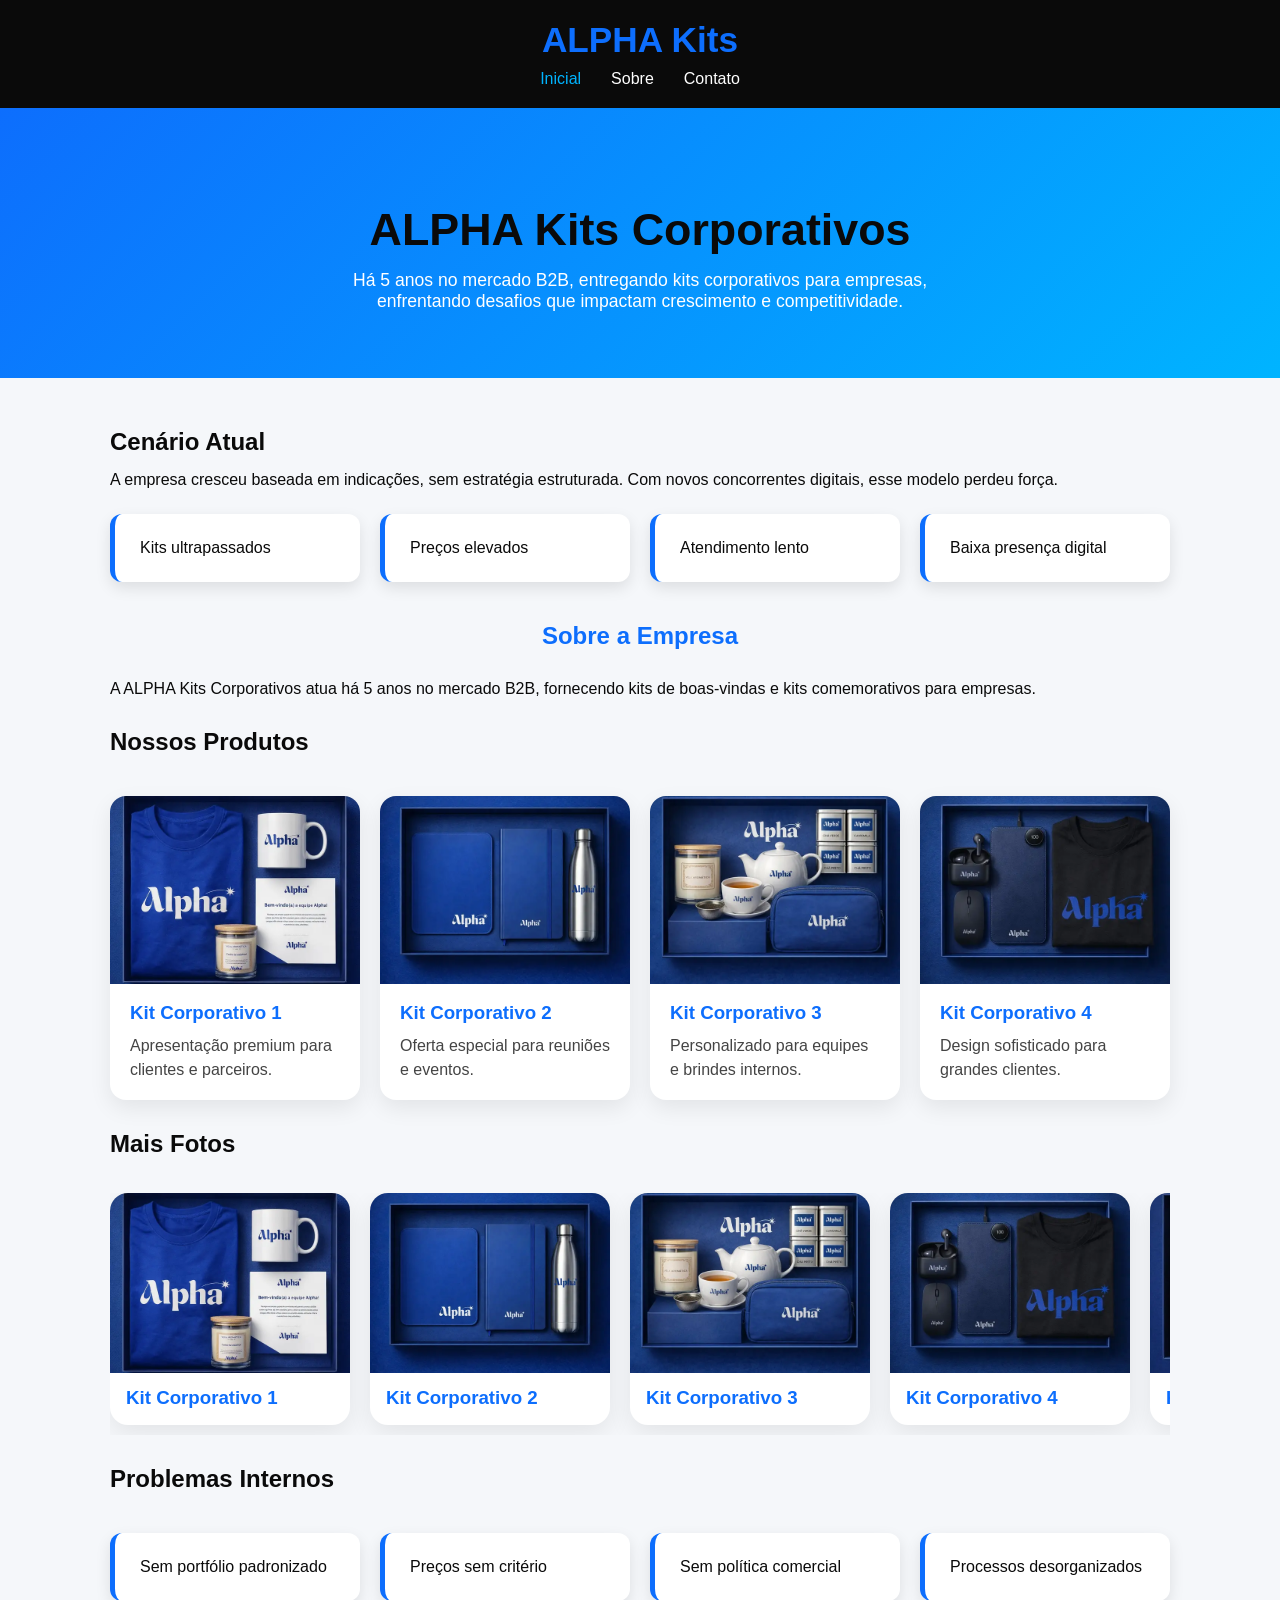
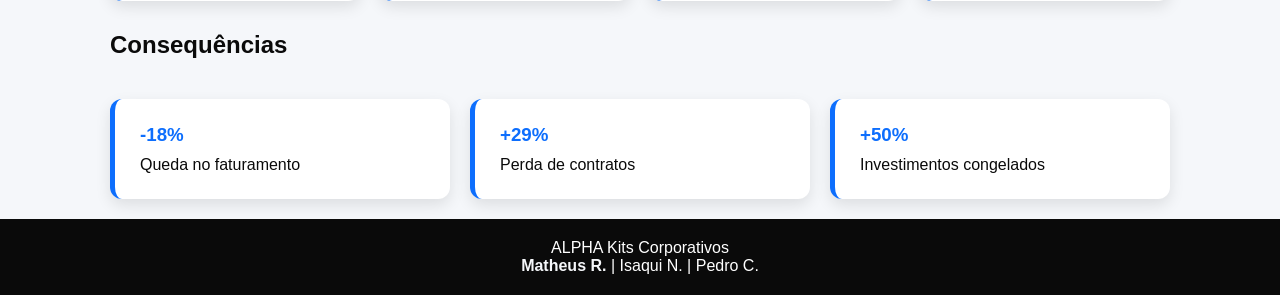
<file: index.html>
<!doctype html>
<html lang="pt-BR">
  <head>
    <meta charset="UTF-8" />
    <meta name="viewport" content="width=device-width, initial-scale=1.0" />
    <title>ALPHA Kits</title>
    <link rel="stylesheet" href="styles/styles.css" />
    <link rel="shortcut icon" href="favicon/favicon.png" type="image/x-icon" />
  </head>
  <body>
    <!-- HEADER -->
    <header>
      <h1>ALPHA Kits</h1>
      <nav>
        <a href="index.html" class="active">Inicial</a>
        <a href="sobre.html">Sobre</a>
        <a href="contato.html">Contato</a>
      </nav>
    </header>

    <!-- HOME -->
    <section id="home">
      <div class="hero">
        <h2>ALPHA Kits Corporativos</h2>
        <p>
          Há 5 anos no mercado B2B, entregando kits corporativos para empresas,
          enfrentando desafios que impactam crescimento e competitividade.
        </p>
      </div>

      <div class="container">
        <h2>Cenário Atual</h2>
        <p>
          A empresa cresceu baseada em indicações, sem estratégia estruturada.
          Com novos concorrentes digitais, esse modelo perdeu força.
        </p>

        <div class="grid">
          <div class="card">Kits ultrapassados</div>
          <div class="card">Preços elevados</div>
          <div class="card">Atendimento lento</div>
          <div class="card">Baixa presença digital</div>
        </div>
      </div>
    </section>

    <!-- SOBRE -->
    <section id="sobre">
      <div class="container">
        <h1>Sobre a Empresa</h1>

        <p>
          A ALPHA Kits Corporativos atua há 5 anos no mercado B2B, fornecendo
          kits de boas-vindas e kits comemorativos para empresas.
        </p>

        <h2>Nossos Produtos</h2>
        <div class="gallery">
          <div class="product-card">
            <img src="images/kits1.webp" alt="Kit Corporativo 1" />
            <h3>Kit Corporativo 1</h3>
            <p>Apresentação premium para clientes e parceiros.</p>
          </div>
          <div class="product-card">
            <img src="images/kits2.webp" alt="Kit Corporativo 2" />
            <h3>Kit Corporativo 2</h3>
            <p>Oferta especial para reuniões e eventos.</p>
          </div>
          <div class="product-card">
            <img src="images/kits3.webp" alt="Kit Corporativo 3" />
            <h3>Kit Corporativo 3</h3>
            <p>Personalizado para equipes e brindes internos.</p>
          </div>
          <div class="product-card">
            <img src="images/kits4.webp" alt="Kit Corporativo 4" />
            <h3>Kit Corporativo 4</h3>
            <p>Design sofisticado para grandes clientes.</p>
          </div>
        </div>

        <h2>Mais Fotos</h2>
        <div class="scroll-gallery">
          <div class="scroll-card">
            <img src="images/kits1.webp" alt="Kit Corporativo 1" />
            <h3>Kit Corporativo 1</h3>
          </div>
          <div class="scroll-card">
            <img src="images/kits2.webp" alt="Kit Corporativo 2" />
            <h3>Kit Corporativo 2</h3>
          </div>
          <div class="scroll-card">
            <img src="images/kits3.webp" alt="Kit Corporativo 3" />
            <h3>Kit Corporativo 3</h3>
          </div>
          <div class="scroll-card">
            <img src="images/kits4.webp" alt="Kit Corporativo 4" />
            <h3>Kit Corporativo 4</h3>
          </div>
          <div class="scroll-card">
            <img src="images/kits5.webp" alt="Kit Corporativo 5" />
            <h3>Kit Corporativo 5</h3>
          </div>
          <div class="scroll-card">
            <img src="images/Portifolio.webp" alt="Portifólio" />
            <h3>Portfólio Completo</h3>
          </div>
        </div>

        <h2>Problemas Internos</h2>
        <div class="grid">
          <div class="card">Sem portfólio padronizado</div>
          <div class="card">Preços sem critério</div>
          <div class="card">Sem política comercial</div>
          <div class="card">Processos desorganizados</div>
        </div>

        <h2>Consequências</h2>
        <div class="grid">
          <div class="card">
            <h3>-18%</h3>
            <p>Queda no faturamento</p>
          </div>
          <div class="card">
            <h3>+29%</h3>
            <p>Perda de contratos</p>
          </div>
          <div class="card">
            <h3>+50%</h3>
            Investimentos congelados
          </div>
        </div>
      </div>
    </section>

    <!-- CONTATO -->
    <section id="contato" style="display: none">
      <div class="container">
        <h1>Contato</h1>
        <form id="form">
          <input type="text" name="nome" placeholder="Nome" required />
          <input type="email" name="email" placeholder="Email" required />
          <textarea name="mensagem" placeholder="Mensagem" required></textarea>
          <button type="submit">Enviar</button>
        </form>
      </div>
    </section>

    <!-- FOOTER -->
    <footer>
      <p>ALPHA Kits Corporativos</p>
      <p>
        <a href="https://github.com/matheusrsdeveloper">Matheus R.</a> | Isaqui
        N. | Pedro C.
      </p>
    </footer>

    <script src="script.js"></script>
  </body>
</html>
</file>
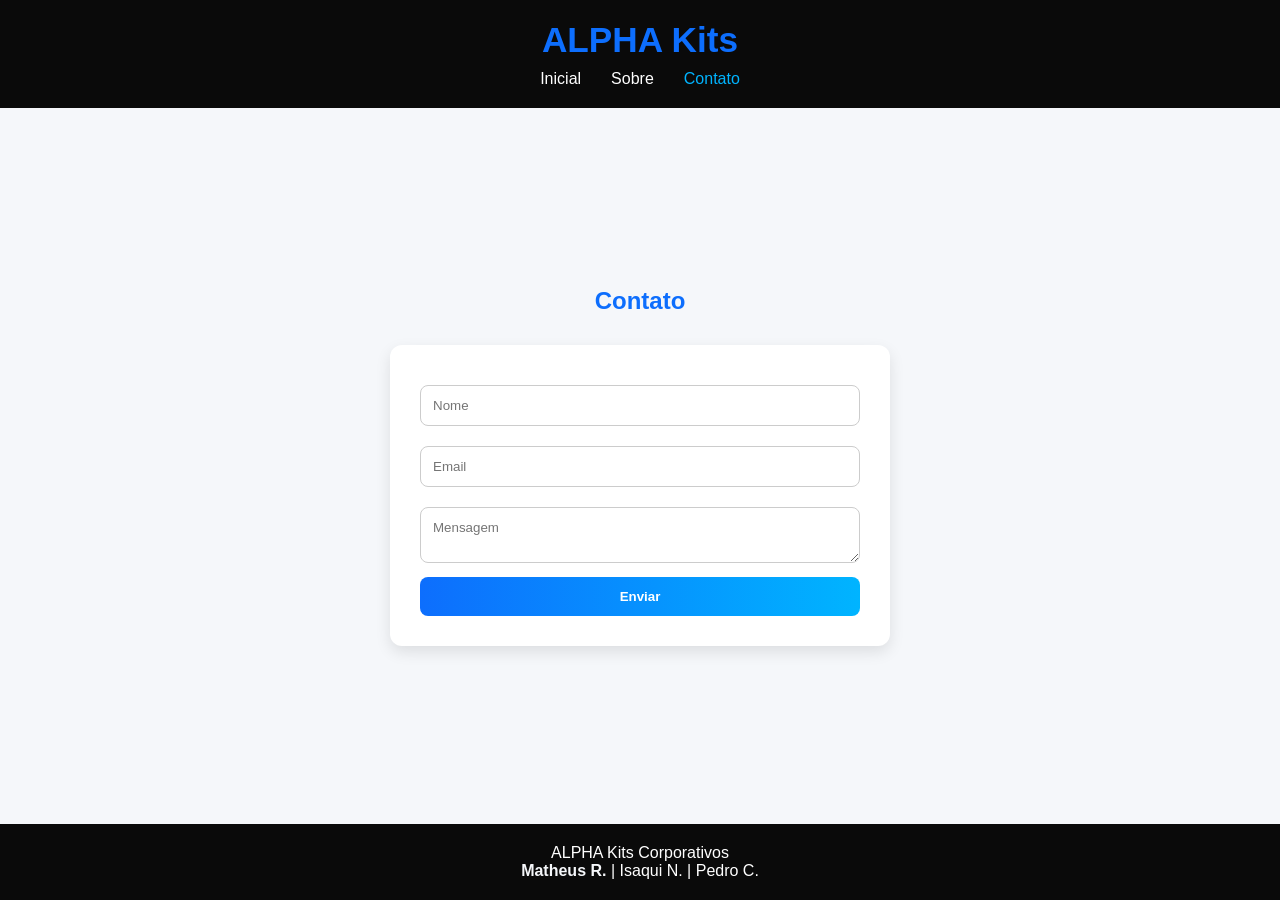
<file: contato.html>
<!DOCTYPE html>
<html lang="pt-BR">
<head>
    <meta charset="UTF-8">
    <meta name="viewport" content="width=device-width, initial-scale=1.0">
    <title>Contato - ALPHA Kits</title>
    <link rel="stylesheet" href="styles/contato.css">
    <link rel="shortcut icon" href="favicon/favicon.png" type="image/x-icon">
</head>
<body>

<header>
    <h1>ALPHA Kits</h1>
    <nav>
        <a href="index.html">Inicial</a>
        <a href="sobre.html">Sobre</a>
        <a href="contato.html" class="active">Contato</a>
    </nav>
</header>

<section class="container">
    <h1>Contato</h1>

    <form id="form">
        <input type="text" placeholder="Nome" required>
        <input type="email" placeholder="Email" required>
        <textarea placeholder="Mensagem" required></textarea>
        <button type="submit">Enviar</button>
    </form>

</section>
<footer>
    <p>ALPHA Kits Corporativos</p>
    <p><a href="https://github.com/matheusrsdeveloper">Matheus R.</a> | Isaqui N. | Pedro C.</p>
</footer>


<!-- JS SOMENTE DO FORMULÁRIO -->
<script>
document.addEventListener('DOMContentLoaded', function() {
    const form = document.getElementById('form');

    if (form) {
        form.addEventListener('submit', function(e) {
            e.preventDefault();

            alert('Mensagem enviada com sucesso!');

            form.reset(); // limpa o formulário depois de enviar
        });
    }
});
</script>

</body>
</html>
</file>
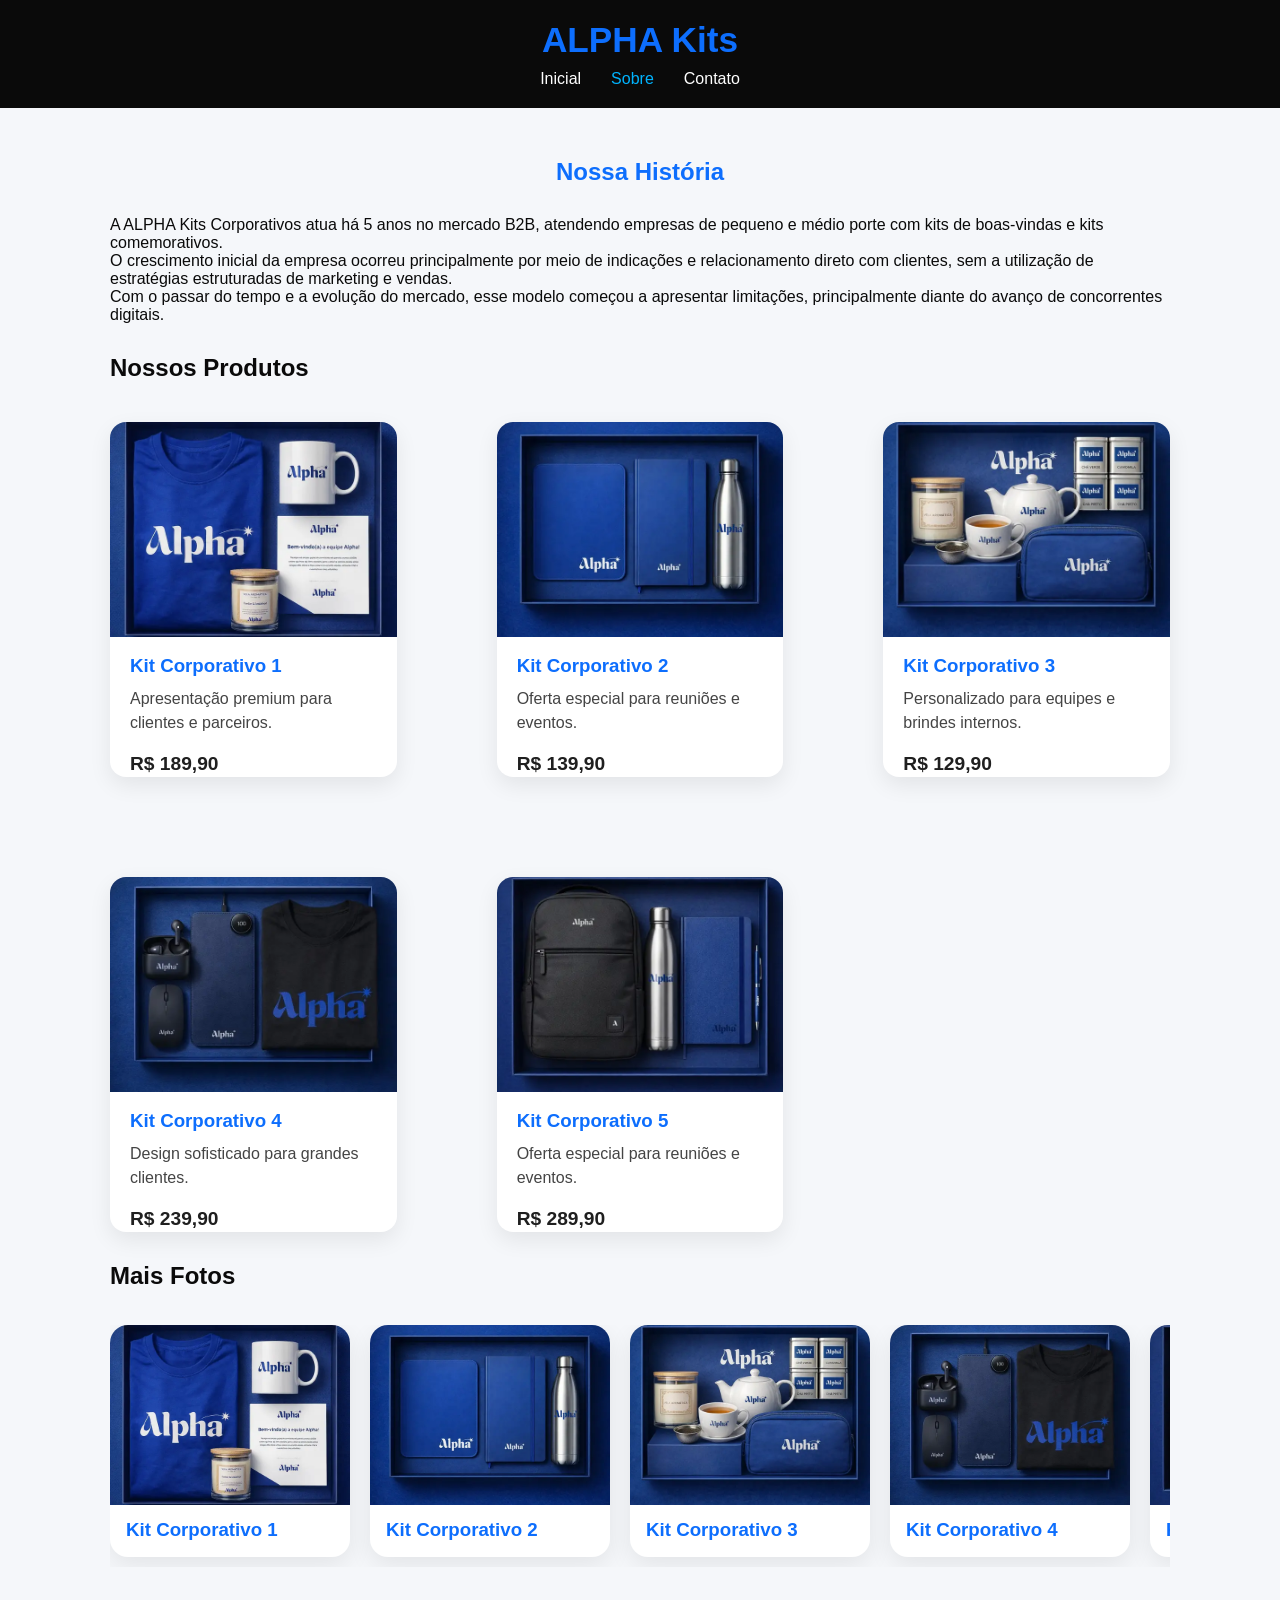
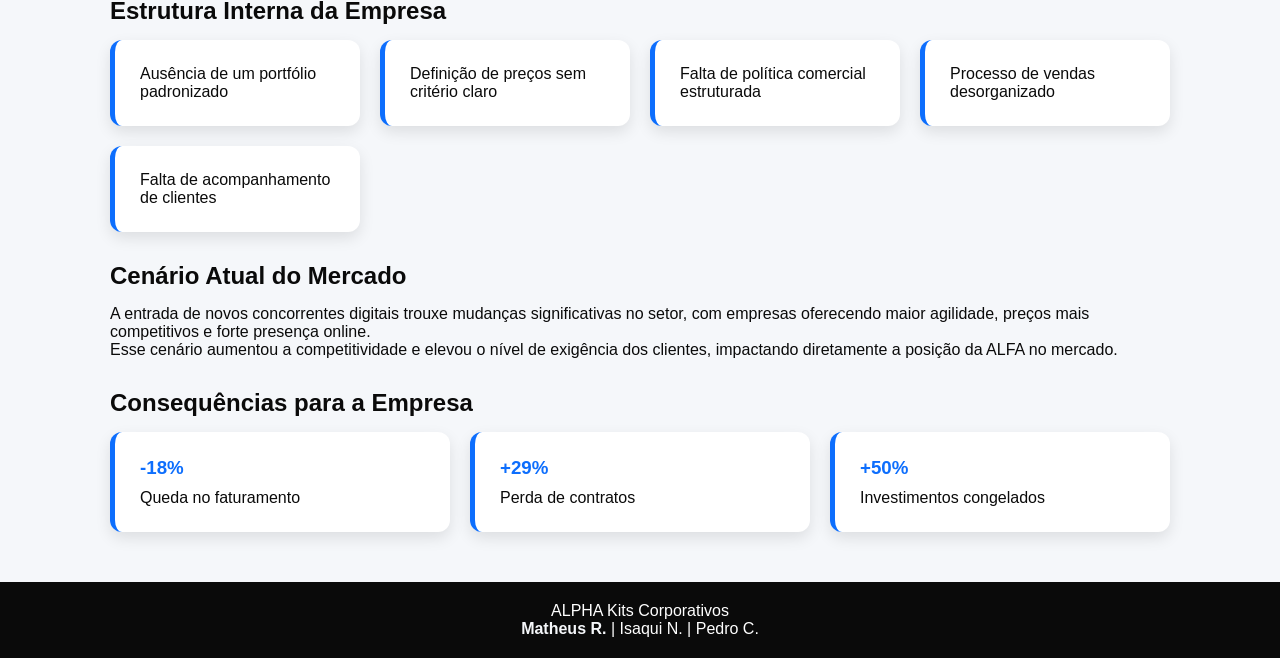
<file: sobre.html>
<!doctype html>
<html lang="pt-BR">
  <head>
    <meta charset="UTF-8" />
    <meta name="viewport" content="width=device-width, initial-scale=1.0" />
    <title>Sobre - ALPHA Kits</title>
    <link rel="stylesheet" href="styles/sobre.css" />
    <link rel="shortcut icon" href="favicon/favicon.png" type="image/x-icon" />
  </head>
  <body>
    <header>
      <h1>ALPHA Kits</h1>
      <nav>
        <a href="index.html">Inicial</a>
        <a href="sobre.html" class="active">Sobre</a>
        <a href="contato.html">Contato</a>
      </nav>
    </header>

    <section class="container">
      <h1>Nossa História</h1>

      <p>
        A ALPHA Kits Corporativos atua há 5 anos no mercado B2B, atendendo
        empresas de pequeno e médio porte com kits de boas-vindas e kits
        comemorativos.
      </p>

      <p>
        O crescimento inicial da empresa ocorreu principalmente por meio de
        indicações e relacionamento direto com clientes, sem a utilização de
        estratégias estruturadas de marketing e vendas.
      </p>

      <p>
        Com o passar do tempo e a evolução do mercado, esse modelo começou a
        apresentar limitações, principalmente diante do avanço de concorrentes
        digitais.
      </p>

      <h2>Nossos Produtos</h2>
      <div class="gallery">
        <div class="product-card">
          <img src="images/kits1.webp" alt="Kit Corporativo 1" />
          <h3>Kit Corporativo 1</h3>
          <p>Apresentação premium para clientes e parceiros.</p>
          <span class="price">R$ 189,90</span>
        </div>

        <div class="product-card">
          <img src="images/kits2.webp" alt="Kit Corporativo 2" />
          <h3>Kit Corporativo 2</h3>
          <p>Oferta especial para reuniões e eventos.</p>
          <span class="price">R$ 139,90</span>
        </div>

        <div class="product-card">
          <img src="images/kits3.webp" alt="Kit Corporativo 3" />
          <h3>Kit Corporativo 3</h3>
          <p>Personalizado para equipes e brindes internos.</p>
          <span class="price">R$ 129,90</span>
        </div>

        <div class="product-card">
          <img src="images/kits4.webp" alt="Kit Corporativo 4" />
          <h3>Kit Corporativo 4</h3>
          <p>Design sofisticado para grandes clientes.</p>
          <span class="price">R$ 239,90</span>
        </div>

        <div class="product-card">
          <img src="images/kits5.webp" alt="Kit Corporativo 5" />
          <h3>Kit Corporativo 5</h3>
          <p>Oferta especial para reuniões e eventos.</p>
          <span class="price">R$ 289,90</span>
        </div>
      </div>

      <h2>Mais Fotos</h2>
      <div class="scroll-gallery">
        <div class="scroll-card">
          <img src="images/kits1.webp" alt="Kit Corporativo 1" />
          <h3>Kit Corporativo 1</h3>
        </div>
        <div class="scroll-card">
          <img src="images/kits2.webp" alt="Kit Corporativo 2" />
          <h3>Kit Corporativo 2</h3>
        </div>

        <div class="scroll-card">
          <img src="images/kits3.webp" alt="Kit Corporativo 3" />
          <h3>Kit Corporativo 3</h3>
        </div>

        <div class="scroll-card">
          <img src="images/kits4.webp" alt="Kit Corporativo 4" />
          <h3>Kit Corporativo 4</h3>
        </div>

        <div class="scroll-card">
          <img src="images/kits5.webp" alt="Kit Corporativo 5" />
          <h3>Kit Corporativo 5</h3>
        </div>

        <div class="scroll-card">
          <img src="images/Portifolio.webp" alt="Portfolio" />
          <h3>Portfólio Completo</h3>
        </div>
      </div>

      <h2>Estrutura Interna da Empresa</h2>

      <div class="grid">
        <div class="card">Ausência de um portfólio padronizado</div>
        <div class="card">Definição de preços sem critério claro</div>
        <div class="card">Falta de política comercial estruturada</div>
        <div class="card">Processo de vendas desorganizado</div>
        <div class="card">Falta de acompanhamento de clientes</div>
      </div>

      <h2>Cenário Atual do Mercado</h2>

      <p>
        A entrada de novos concorrentes digitais trouxe mudanças significativas
        no setor, com empresas oferecendo maior agilidade, preços mais
        competitivos e forte presença online.
      </p>

      <p>
        Esse cenário aumentou a competitividade e elevou o nível de exigência
        dos clientes, impactando diretamente a posição da ALFA no mercado.
      </p>

      <h2>Consequências para a Empresa</h2>

      <div class="grid">
          <div class="card">
            <h3>-18%</h3>
            <p>Queda no faturamento</p>
          </div>
          <div class="card">
            <h3>+29%</h3>
            <p>Perda de contratos</p>
          </div>
          <div class="card">
            <h3>+50%</h3>
            <p>Investimentos congelados</p>
          </div>
      </div>
    </section>

    <footer>
      <p>ALPHA Kits Corporativos</p>
      <p>
        <a href="https://github.com/matheusrsdeveloper">Matheus R.</a> | Isaqui
        N. | Pedro C.
      </p>
    </footer>
  </body>
</html>
</file>
<file: styles/styles.css>
:root {
    --primary: #0d6efd;      /* azul principal */
    --secondary: #00b4ff;    /* azul claro */
    --dark: #0a0a0a;         /* preto */
    --gray: #1f1f1f;         /* cinza escuro */
    --light: #f5f7fa;        /* fundo claro */
    --white: #ffffff;
}

/* RESET */
* {
    margin: 0;
    padding: 0;
    box-sizing: border-box;
    font-family: "Segoe UI", Arial, sans-serif;
}

/* BODY */
body {
    background: var(--light);
    color: var(--dark);
    height: 100svh;
    display: flex;
    flex-direction: column;
    justify-content: space-evenly;
}

/* ================= HEADER ================= */
header {
    background: var(--dark);
    color: var(--white);
    padding: 20px;
    text-align: center; /* centraliza tudo */
}

/* deixa o título maior */
header h1 {
    font-size: 2.2rem;
    color: var(--primary);
    margin-bottom: 10px;
}

/* centraliza os links abaixo do título */
nav {
    display: flex;
    justify-content: center;
    gap: 30px;
} 

nav a {
    color: var(--white);
    text-decoration: none;
    font-weight: 500;
    position: relative;
    transition: 0.3s;
}

/* LINHA ANIMADA */
nav a::after {
    content: "";
    position: absolute;
    width: 0%;
    height: 2px;
    background: var(--secondary);
    left: 0;
    bottom: -5px;
    transition: 0.3s;
}

nav a:hover::after {
    width: 100%;
}

nav a.active {
    color: var(--secondary);
}

/* ================= HERO ================= */
.hero {
    height: 30vh;
    display: flex;
    flex-direction: column;
    justify-content: center;
    align-items: center;
    background: linear-gradient(135deg, var(--primary), var(--secondary));
    color: var(--white);
    text-align: center;
    padding: 20px;
}

.hero h2 {
    font-size: 2.8rem;
    margin-bottom: 15px;
}

.hero p {
    max-width: 600px;
    font-size: 1.1rem;
}

/* ================= CONTAINER ================= */
.container {
    display: flex;
    flex-direction: column;
    justify-content: space-between;
    max-width: 1100px;
    margin: auto;
    padding: 20px 20px;
}

/* TITULOS */
h1 {
    text-align: center;
    margin-bottom: 30px;
    color: var(--primary);
}

h2 {
    margin: 30px 0 15px;
    color: var(--dark);
}

/* ================= GRID ================= */
.grid {
    display: grid;
    margin-top: 25px;
    grid-template-columns: repeat(auto-fit, minmax(250px, 1fr));
    gap: 20px;
}

.gallery {
    display: grid;
    grid-template-columns: repeat(auto-fit, minmax(220px, 1fr));
    gap: 20px;
    margin-top: 25px;
}

.scroll-gallery {
    display: grid;
    grid-auto-flow: column;
    grid-auto-columns: minmax(240px, 260px);
    gap: 20px;
    overflow-x: auto;
    padding-bottom: 10px;
    margin-top: 20px;
    scroll-snap-type: x mandatory;
}

.scroll-gallery::-webkit-scrollbar {
    height: 10px;
}

.scroll-gallery::-webkit-scrollbar-track {
    background: rgba(0,0,0,0.05);
    border-radius: 999px;
}

.scroll-gallery::-webkit-scrollbar-thumb {
    background: var(--primary);
    border-radius: 999px;
}

.scroll-card {
    background: var(--white);
    border-radius: 18px;
    overflow: hidden;
    box-shadow: 0 8px 25px rgba(0,0,0,0.08);
    scroll-snap-align: start;
    min-width: 240px;
}

.scroll-card img {
    width: 100%;
    display: block;
    aspect-ratio: 4 / 3;
    object-fit: cover;
}

.scroll-card h3 {
    margin: 14px 16px 16px;
    color: var(--primary);
}

@media (max-width: 900px) {
    .scroll-gallery {
        grid-auto-columns: minmax(200px, 240px);
    }
}

.product-card {
    background: var(--white);
    border-radius: 16px;
    overflow: hidden;
    box-shadow: 0 8px 22px rgba(0,0,0,0.08);
    transition: transform 0.25s ease, box-shadow 0.25s ease; 
}

.product-card img {
    width: 100%;
    display: block;
    aspect-ratio: 4 / 3;
    object-fit: cover;
}

.product-card h3 {
    margin: 18px 20px 10px;
    color: var(--primary);
}

.product-card p {
    margin: 0 20px 18px;
    color: #444;
    line-height: 1.5;
}

.product-card .price {
    margin: 0 20px 20px;
    font-size: 1.2rem;
    font-weight: bold;
    color: var(--gray);
}

.product-card:hover {
    transform: translateY(-4px);
    box-shadow: 0 14px 35px rgba(0,0,0,0.12);
}

/* ================= CARD ================= */
.card {
    background: var(--white);
    padding: 25px;
    border-radius: 12px;
    box-shadow: 0 6px 15px rgba(0,0,0,0.1);
    border-left: 5px solid var(--primary);
    transition: 0.3s;
}

.card:hover {
    transform: translateY(-6px);
    box-shadow: 0 10px 20px rgba(0,0,0,0.15);
}

.card h3 {
    color: var(--primary);
    margin-bottom: 10px;
}

/* ================= FOOTER ================= */
footer {
    background: var(--dark);
    color: var(--white);
    text-align: center;
    padding: 20px;
    height: fit-content;
}

footer a {
    color: var(--light);
    text-decoration: none;
    font-weight: bold;
    transition: 0.3s;
}

footer a:hover {
    color: var(--white);
    text-decoration: underline;
}

/* RESPONSIVO */
@media (max-width: 600px) {
    .hero h2 {
        font-size: 2rem;
    }
}
</file>
<file: styles/contato.css>
:root {
    --primary: #0d6efd;      /* azul principal */
    --secondary: #00b4ff;    /* azul claro */
    --dark: #0a0a0a;         /* preto */
    --gray: #1f1f1f;         /* cinza escuro */
    --light: #f5f7fa;        /* fundo claro */
    --white: #ffffff;
}

/* RESET */
* {
    margin: 0;
    padding: 0;
    box-sizing: border-box;
    font-family: "Segoe UI", Arial, sans-serif;
}

/* BODY */
body {
    background: var(--light);
    color: var(--dark);
    height: 100svh;
    display: flex;
    flex-direction: column;
    justify-content: space-evenly;
}

/* ================= HEADER ================= */
header {
    background: var(--dark);
    color: var(--white);
    padding: 20px;
    text-align: center; /* centraliza tudo */
}

/* deixa o título maior */
header h1 {
    font-size: 2.2rem;
    color: var(--primary);
    margin-bottom: 10px;
}

/* centraliza os links abaixo do título */
nav {
    display: flex;
    justify-content: center;
    gap: 30px;
} 

nav a {
    color: var(--white);
    text-decoration: none;
    font-weight: 500;
    position: relative;
    transition: 0.3s;
}

/* LINHA ANIMADA */
nav a::after {
    content: "";
    position: absolute;
    width: 0%;
    height: 2px;
    background: var(--secondary);
    left: 0;
    bottom: -5px;
    transition: 0.3s;
}

nav a:hover::after {
    width: 100%;
}

nav a.active {
    color: var(--secondary);
}

.container {
    display: flex;
    flex-direction: column;
    justify-content: space-between;
    max-width: 1100px;
    margin: auto;
    padding: 50px 20px;
}

/* TITULOS */
h1 {
    text-align: center;
    margin-bottom: 30px;
    color: var(--primary);
}

h2 {
    margin: 30px 0 15px;
    color: var(--dark);
}

/* ================= FORM ================= */
form {
    background: var(--white);
    padding: 30px;
    border-radius: 12px;
    box-shadow: 0 6px 15px rgba(0,0,0,0.1);
    max-width: 500px;
    margin: auto;
}

/* INPUTS */
input, textarea {
    width: 100%;
    padding: 12px;
    margin: 10px 0;
    border-radius: 8px;
    border: 1px solid #ccc;
    transition: 0.3s;
    resize: vertical;
}

input:focus, textarea:focus {
    border-color: var(--primary);
    outline: none;
}

/* BOTÃO */
button {
    width: 100%;
    padding: 12px;
    border: none;
    border-radius: 8px;
    background: linear-gradient(to right, var(--primary), var(--secondary));
    color: var(--white);
    font-weight: bold;
    cursor: pointer;
    transition: 0.3s;
}

button:hover {
    transform: scale(1.03);
}

/* ================= FOOTER ================= */
footer {
    background: var(--dark);
    color: var(--white);
    text-align: center;
    padding: 20px;
    height: fit-content;
}

footer a {
    color: var(--light);
    text-decoration: none;
    font-weight: bold;
    transition: 0.3s;
}

footer a:hover {
    color: var(--white);
    text-decoration: underline;
}

/* RESPONSIVO */
@media (max-width: 600px) {
    .hero h2 {
        font-size: 2rem;
    }
}
</file>
<file: styles/sobre.css>
:root {
    --primary: #0d6efd;      /* azul principal */
    --secondary: #00b4ff;    /* azul claro */
    --dark: #0a0a0a;         /* preto */
    --gray: #1f1f1f;         /* cinza escuro */
    --light: #f5f7fa;        /* fundo claro */
    --white: #ffffff;
}

/* RESET */
* {
    margin: 0;
    padding: 0;
    box-sizing: border-box;
    font-family: "Segoe UI", Arial, sans-serif;
}

/* BODY */
body {
    background: var(--light);
    color: var(--dark);
    height: 100svh;
    display: flex;
    flex-direction: column;
    justify-content: space-evenly;
}

/* ================= HEADER ================= */
header {
    background: var(--dark);
    color: var(--white);
    padding: 20px;
    text-align: center; /* centraliza tudo */
}

/* deixa o título maior */
header h1 {
    font-size: 2.2rem;
    color: var(--primary);
    margin-bottom: 10px;
}

/* centraliza os links abaixo do título */
nav {
    display: flex;
    justify-content: center;
    gap: 30px;
} 

nav a {
    color: var(--white);
    text-decoration: none;
    font-weight: 500;
    position: relative;
    transition: 0.3s;
}

/* LINHA ANIMADA */
nav a::after {
    content: "";
    position: absolute;
    width: 0%;
    height: 2px;
    background: var(--secondary);
    left: 0;
    bottom: -5px;
    transition: 0.3s;
}

nav a:hover::after {
    width: 100%;
}

nav a.active {
    color: var(--secondary);
}

footer {
    background: var(--dark);
    color: var(--white);
    text-align: center;
    padding: 20px;
    height: fit-content;
}

footer a {
    color: var(--light);
    text-decoration: none;
    font-weight: bold;
    transition: 0.3s;
}

footer a:hover {
    color: var(--white);
    text-decoration: underline;
}

.container {
    display: flex;
    flex-direction: column;
    justify-content: space-between;
    max-width: 1100px;
    margin: auto;
    padding: 50px 20px;
}

/* TITULOS */
h1 {
    text-align: center;
    margin-bottom: 30px;
    color: var(--primary);
}

h2 {
    margin: 30px 0 15px;
    color: var(--dark);
}

.grid {
    display: grid;
    grid-template-columns: repeat(auto-fit, minmax(250px, 1fr));
    gap: 20px;
}

.gallery {
    display: grid;
    grid-template-columns: repeat(auto-fit, minmax(220px, 1fr));
    gap: 100px;
    height: 90svh;
    margin-top: 25px;
}

.scroll-gallery {
    display: grid;
    grid-auto-flow: column;
    grid-auto-columns: minmax(240px, 260px);
    gap: 20px;
    overflow-x: auto;
    padding-bottom: 10px;
    margin-top: 20px;
    scroll-snap-type: x mandatory;
}

.scroll-gallery::-webkit-scrollbar {
    height: 10px;
}

.scroll-gallery::-webkit-scrollbar-track {
    background: rgba(0,0,0,0.05);
    border-radius: 999px;
}

.scroll-gallery::-webkit-scrollbar-thumb {
    background: var(--primary);
    border-radius: 999px;
}

.scroll-card {
    background: var(--white);
    border-radius: 18px;
    overflow: hidden;
    box-shadow: 0 8px 25px rgba(0,0,0,0.08);
    scroll-snap-align: start;
    min-width: 240px;
}

.scroll-card img {
    width: 100%;
    display: block;
    aspect-ratio: 4 / 3;
    object-fit: cover;
}

.scroll-card h3 {
    margin: 14px 16px 16px;
    color: var(--primary);
}

@media (max-width: 900px) {
    .scroll-gallery {
        grid-auto-columns: minmax(200px, 240px);
    }
}

.product-card {
    background: var(--white);
    border-radius: 16px;
    overflow: hidden;
    box-shadow: 0 8px 22px rgba(0,0,0,0.08);
    transition: transform 0.25s ease, box-shadow 0.25s ease; 
}

.product-card img {
    width: 100%;
    display: block;
    aspect-ratio: 4 / 3;
    object-fit: cover;
}

.product-card h3 {
    margin: 18px 20px 10px;
    color: var(--primary);
}

.product-card p {
    margin: 0 20px 18px;
    color: #444;
    line-height: 1.5;
}

.product-card .price {
    margin: 0 20px 20px;
    font-size: 1.2rem;
    font-weight: bold;
    color: var(--gray);
}

.product-card:hover {
    transform: translateY(-4px);
    box-shadow: 0 14px 35px rgba(0,0,0,0.12);
}

/* ================= CARD ================= */
.card {
    background: var(--white);
    padding: 25px;
    border-radius: 12px;
    box-shadow: 0 6px 15px rgba(0,0,0,0.1);
    border-left: 5px solid var(--primary);
    transition: 0.3s;
}

.card:hover {
    transform: translateY(-6px);
    box-shadow: 0 10px 20px rgba(0,0,0,0.15);
}

.card h3 {
    color: var(--primary);
    margin-bottom: 10px;
}




@media (max-width: 600px) {
    .hero h2 {
        font-size: 2rem;
    }
}
</file>
